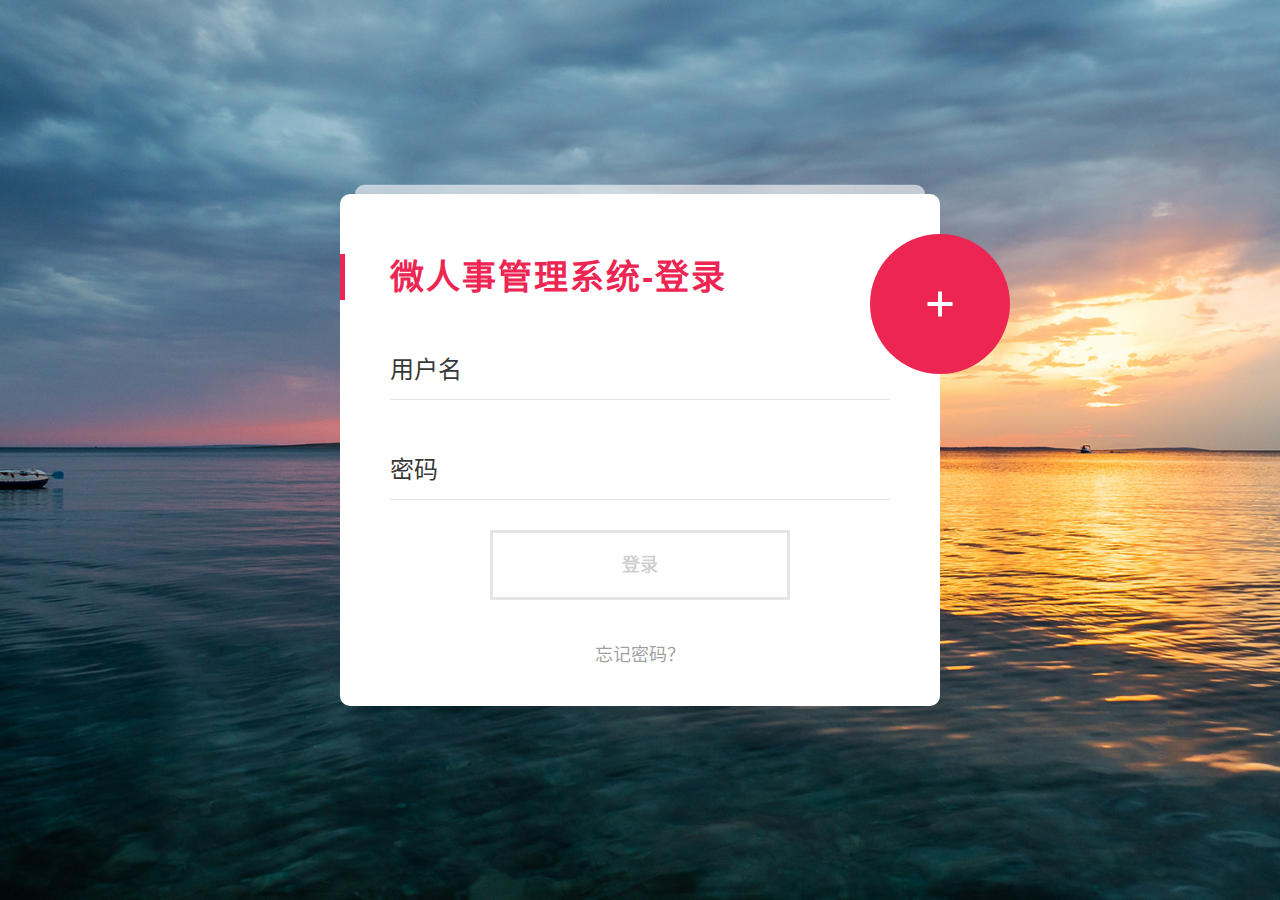
<file: security-demo2/src/main/resources/static/login.html>
<!DOCTYPE html>
<html lang="zh-CN">
<head>
    <meta charset="UTF-8">
    <title>微人事管理系统</title>

    <link rel="stylesheet" href="css/font-awesome-4.7.0/css/font-awesome.min.css">
    <link rel="stylesheet" href="css/style.css">

</head>
<body>


<div class="materialContainer">
    <div class="box">
        <div class="title">微人事管理系统-登录</div>
        <form action="/doLogin" method="post">
            <div class="input">
                <label for="name">用户名</label>
                <input type="text" name="username" id="name">
                <span class="spin"></span>
            </div>
            <div class="input">
                <label for="pass">密码</label>
                <input type="password" name="password" id="pass">
                <span class="spin"></span>
            </div>
            <div class="button login">
                <button type="submit">
                    <span>登录</span>
                    <i class="fa fa-check"></i>
                </button>
            </div>
        </form>
        <a href="javascript:" class="pass-forgot">忘记密码？</a>
    </div>

    <div class="overbox">
        <div class="material-button alt-2">
            <span class="shape"></span>
        </div>
        <div class="title">江南一点雨-注册</div>
        <div class="input">
            <label for="regname">用户名</label>
            <input type="text" name="regname" id="regname">
            <span class="spin"></span>
        </div>
        <div class="input">
            <label for="regpass">密码</label>
            <input type="password" name="regpass" id="regpass">
            <span class="spin"></span>
        </div>
        <div class="input">
            <label for="reregpass">确认密码</label>
            <input type="password" name="reregpass" id="reregpass">
            <span class="spin"></span>
        </div>
        <div class="button">
            <button>
                <span>注册</span>
            </button>
        </div>
    </div>

</div>

<script src="js/jquery.min.js"></script>
<script src="js/index.js"></script>

</body>
</html>
</file>
<file: security-demo2/src/main/resources/static/css/style.css>
.box {
    position: relative;
    top: 0;
    opacity: 1;
    float: left;
    padding: 60px 50px 40px 50px;
    width: 100%;
    background: #fff;
    border-radius: 10px;
    transform: scale(1);
    -webkit-transform: scale(1);
    -ms-transform: scale(1);
    z-index: 5;
}

.box.back {
    transform: scale(.95);
    -webkit-transform: scale(.95);
    -ms-transform: scale(.95);
    top: -20px;
    opacity: .8;
    z-index: -1;
}

.box:before {
    content: "";
    width: 100%;
    height: 30px;
    border-radius: 10px;
    position: absolute;
    top: -10px;
    background: rgba(255, 255, 255, .6);
    left: 0;
    transform: scale(.95);
    -webkit-transform: scale(.95);
    -ms-transform: scale(.95);
    z-index: -1;
}

.overbox .title {
    color: #fff;
}

.overbox .title:before {
    background: #fff;
}

.title {
    width: 100%;
    float: left;
    line-height: 46px;
    font-size: 34px;
    font-weight: 700;
    letter-spacing: 2px;
    color: #ED2553;
    position: relative;
}

.title:before {
    content: "";
    width: 5px;
    height: 100%;
    position: absolute;
    top: 0;
    left: -50px;
    background: #ED2553;
}

.input,
.input label,
.input input,
.input .spin,
.button,
.button button .button.login button i.fa,
.material-button .shape:before,
.material-button .shape:after,
.button.login button {
    transition: 300ms cubic-bezier(.4, 0, .2, 1);
    -webkit-transition: 300ms cubic-bezier(.4, 0, .2, 1);
    -ms-transition: 300ms cubic-bezier(.4, 0, .2, 1);
}

.material-button,
.alt-2,
.material-button .shape,
.alt-2 .shape,
.box {
    transition: 400ms cubic-bezier(.4, 0, .2, 1);
    -webkit-transition: 400ms cubic-bezier(.4, 0, .2, 1);
    -ms-transition: 400ms cubic-bezier(.4, 0, .2, 1);
}

.input,
.input label,
.input input,
.input .spin,
.button,
.button button {
    width: 100%;
    float: left;
}

.input,
.button {
    margin-top: 30px;
    height: 70px;
}

.input,
.input input,
.button,
.button button {
    position: relative;
}

.input input {
    height: 60px;
    top: 10px;
    border: none;
    background: transparent;
}

.input input,
.input label,
.button button {
    font-family: 'Roboto', sans-serif;
    font-size: 24px;
    color: rgba(0, 0, 0, 0.8);
    font-weight: 300;
}

.input:before,
.input .spin {
    width: 100%;
    height: 1px;
    position: absolute;
    bottom: 0;
    left: 0;
}

.input:before {
    content: "";
    background: rgba(0, 0, 0, 0.1);
    z-index: 3;
}

.input .spin {
    background: #ED2553;
    z-index: 4;
    width: 0;
}

.overbox .input .spin {
    background: rgba(255, 255, 255, 1);
}

.overbox .input:before {
    background: rgba(255, 255, 255, 0.5);
}

.input label {
    position: absolute;
    top: 10px;
    left: 0;
    z-index: 2;
    cursor: pointer;
    line-height: 60px;
}

.button.login {
    width: 60%;
    left: 20%;
}

.button.login button,
.button button {
    width: 100%;
    line-height: 64px;
    left: 0%;
    background-color: transparent;
    border: 3px solid rgba(0, 0, 0, 0.1);
    font-weight: 900;
    font-size: 18px;
    color: rgba(0, 0, 0, 0.2);
}

.button.login {
    margin-top: 30px;
}

.button {
    margin-top: 20px;
}

.button button {
    background-color: #fff;
    color: #ED2553;
    border: none;
}

.button.login button.active {
    border: 3px solid transparent;
    color: #fff !important;
}

.button.login button.active span {
    opacity: 0;
    transform: scale(0);
    -webkit-transform: scale(0);
    -ms-transform: scale(0);
}

.button.login button.active i.fa {
    opacity: 1;
    transform: scale(1) rotate(-0deg);
    -webkit-transform: scale(1) rotate(-0deg);
    -ms-transform: scale(1) rotate(-0deg);
}

.button.login button i.fa {
    width: 100%;
    height: 100%;
    position: absolute;
    top: 0;
    left: 0;
    line-height: 60px;
    transform: scale(0) rotate(-45deg);
    -webkit-transform: scale(0) rotate(-45deg);
    -ms-transform: scale(0) rotate(-45deg);
}

.button.login button:hover {
    color: #ED2553;
    border-color: #ED2553;
}

.button {
    margin: 40px 0;
    overflow: hidden;
    z-index: 2;
}

.button button {
    cursor: pointer;
    position: relative;
    z-index: 2;
}

.pass-forgot {
    width: 100%;
    float: left;
    text-align: center;
    color: rgba(0, 0, 0, 0.4);
    font-size: 18px;
}

.click-efect {
    position: absolute;
    top: 0;
    left: 0;
    background: #ED2553;
    border-radius: 50%;
}

.overbox {
    width: 100%;
    height: 100%;
    position: absolute;
    top: 0;
    left: 0;
    overflow: inherit;
    border-radius: 10px;
    padding: 60px 50px 40px 50px;
}

.overbox .title,
.overbox .button,
.overbox .input {
    z-index: 111;
    position: relative;
    color: #fff !important;
    display: none;
}

.overbox .title {
    width: 80%;
}

.overbox .input {
    margin-top: 20px;
}

.overbox .input input,
.overbox .input label {
    color: #fff;
}

.overbox .material-button,
.overbox .material-button .shape,
.overbox .alt-2,
.overbox .alt-2 .shape {
    display: block;
}

.material-button,
.alt-2 {
    width: 140px;
    height: 140px;
    border-radius: 50%;
    background: #ED2553;
    position: absolute;
    top: 40px;
    right: -70px;
    cursor: pointer;
    z-index: 100;
    transform: translate(0%, 0%);
    -webkit-transform: translate(0%, 0%);
    -ms-transform: translate(0%, 0%);
}

.material-button .shape,
.alt-2 .shape {
    position: absolute;
    top: 0;
    right: 0;
    width: 100%;
    height: 100%;
}

.material-button .shape:before,
.alt-2 .shape:before,
.material-button .shape:after,
.alt-2 .shape:after {
    content: "";
    background: #fff;
    position: absolute;
    top: 50%;
    left: 50%;
    transform: translate(-50%, -50%) rotate(360deg);
    -webkit-transform: translate(-50%, -50%) rotate(360deg);
    -ms-transform: translate(-50%, -50%) rotate(360deg);
}

.material-button .shape:before,
.alt-2 .shape:before {
    width: 25px;
    height: 4px;
}

.material-button .shape:after,
.alt-2 .shape:after {
    height: 25px;
    width: 4px;
}

.material-button.active,
.alt-2.active {
    top: 50%;
    right: 50%;
    transform: translate(50%, -50%) rotate(0deg);
    -webkit-transform: translate(50%, -50%) rotate(0deg);
    -ms-transform: translate(50%, -50%) rotate(0deg);
}

body {
    background-image: url(../images/bg.jpg);
    background-position: center;
    background-size: cover;
    background-repeat: no-repeat;
    min-height: 100vh;
    font-family: 'Roboto', sans-serif;
}

body,
html {
    overflow: hidden;
}

.materialContainer {
    width: 100%;
    max-width: 600px;
    position: absolute;
    top: 50%;
    left: 50%;
    transform: translate(-50%, -50%);
    -webkit-transform: translate(-50%, -50%);
    -ms-transform: translate(-50%, -50%);
}

*,
*:after,
*::before {
    -webkit-box-sizing: border-box;
    -moz-box-sizing: border-box;
    box-sizing: border-box;
    margin: 0;
    padding: 0;
    text-decoration: none;
    list-style-type: none;
    outline: none;
}
</file>
